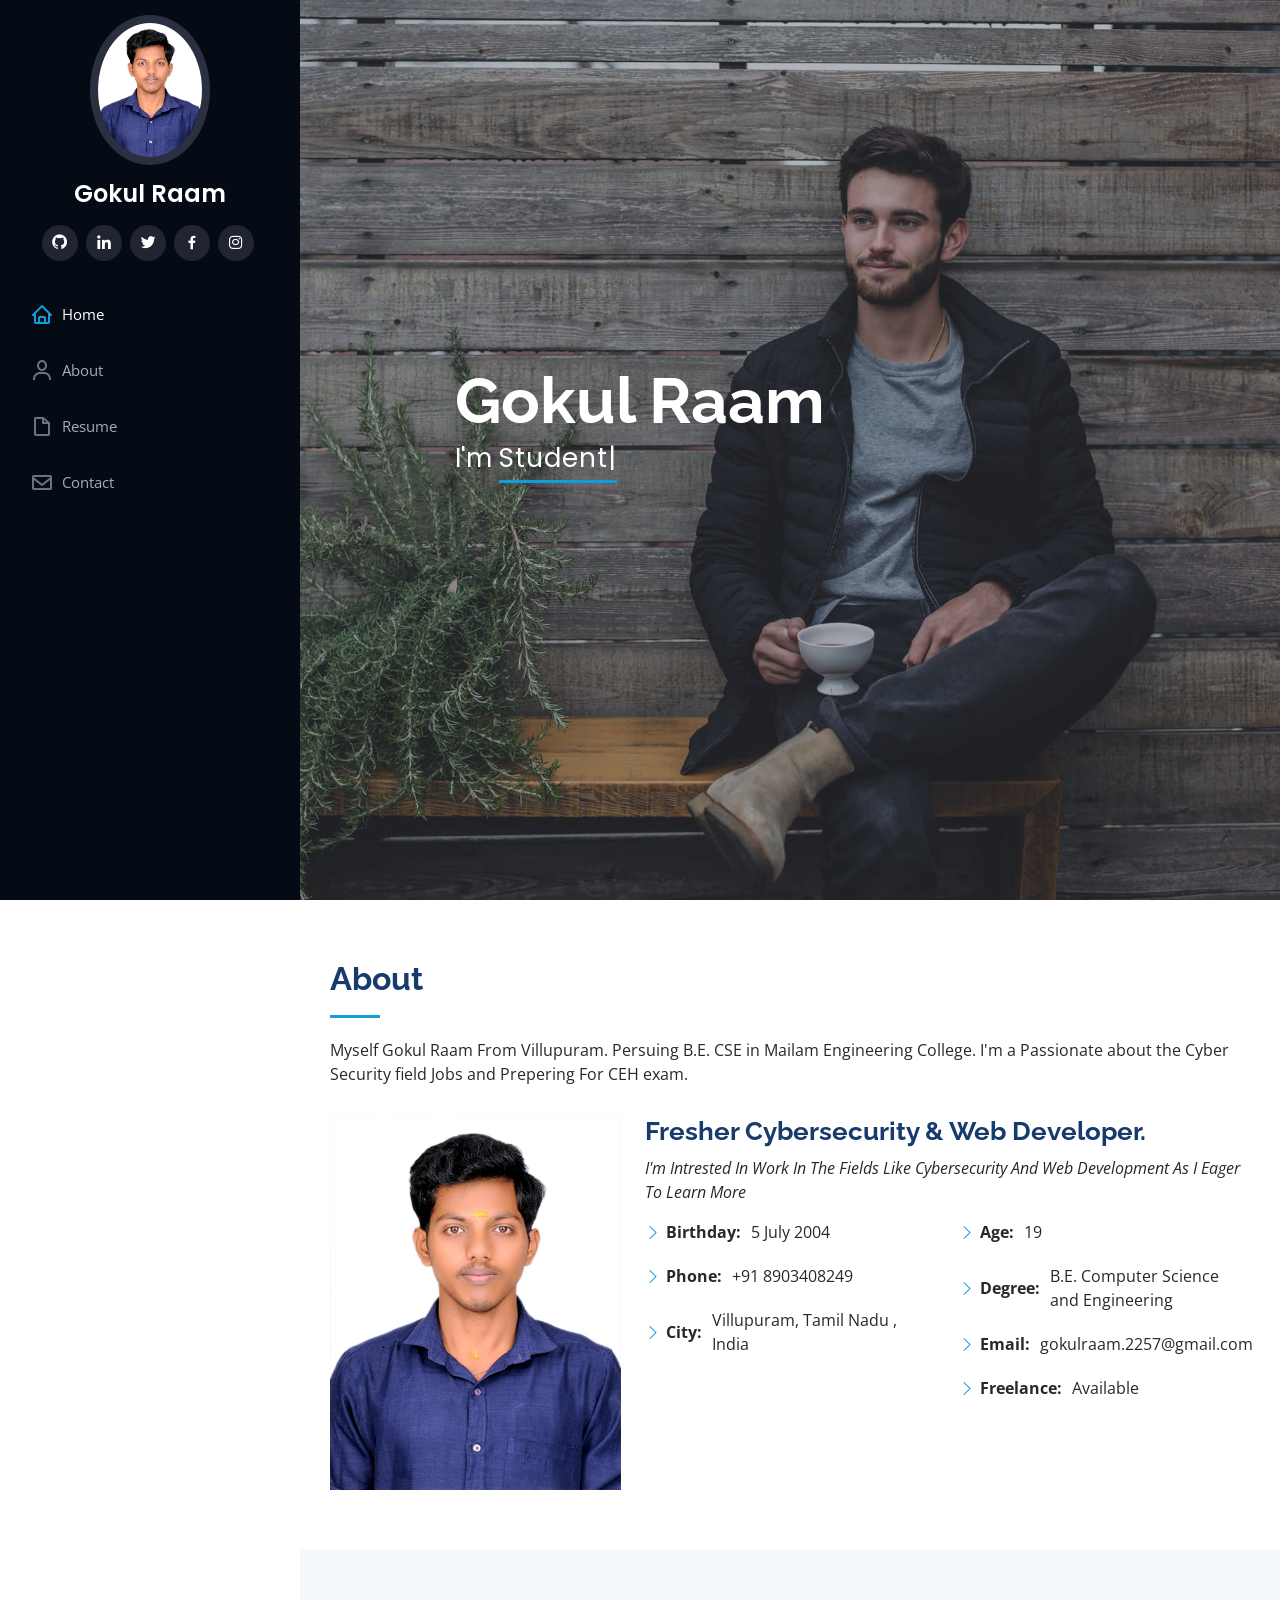
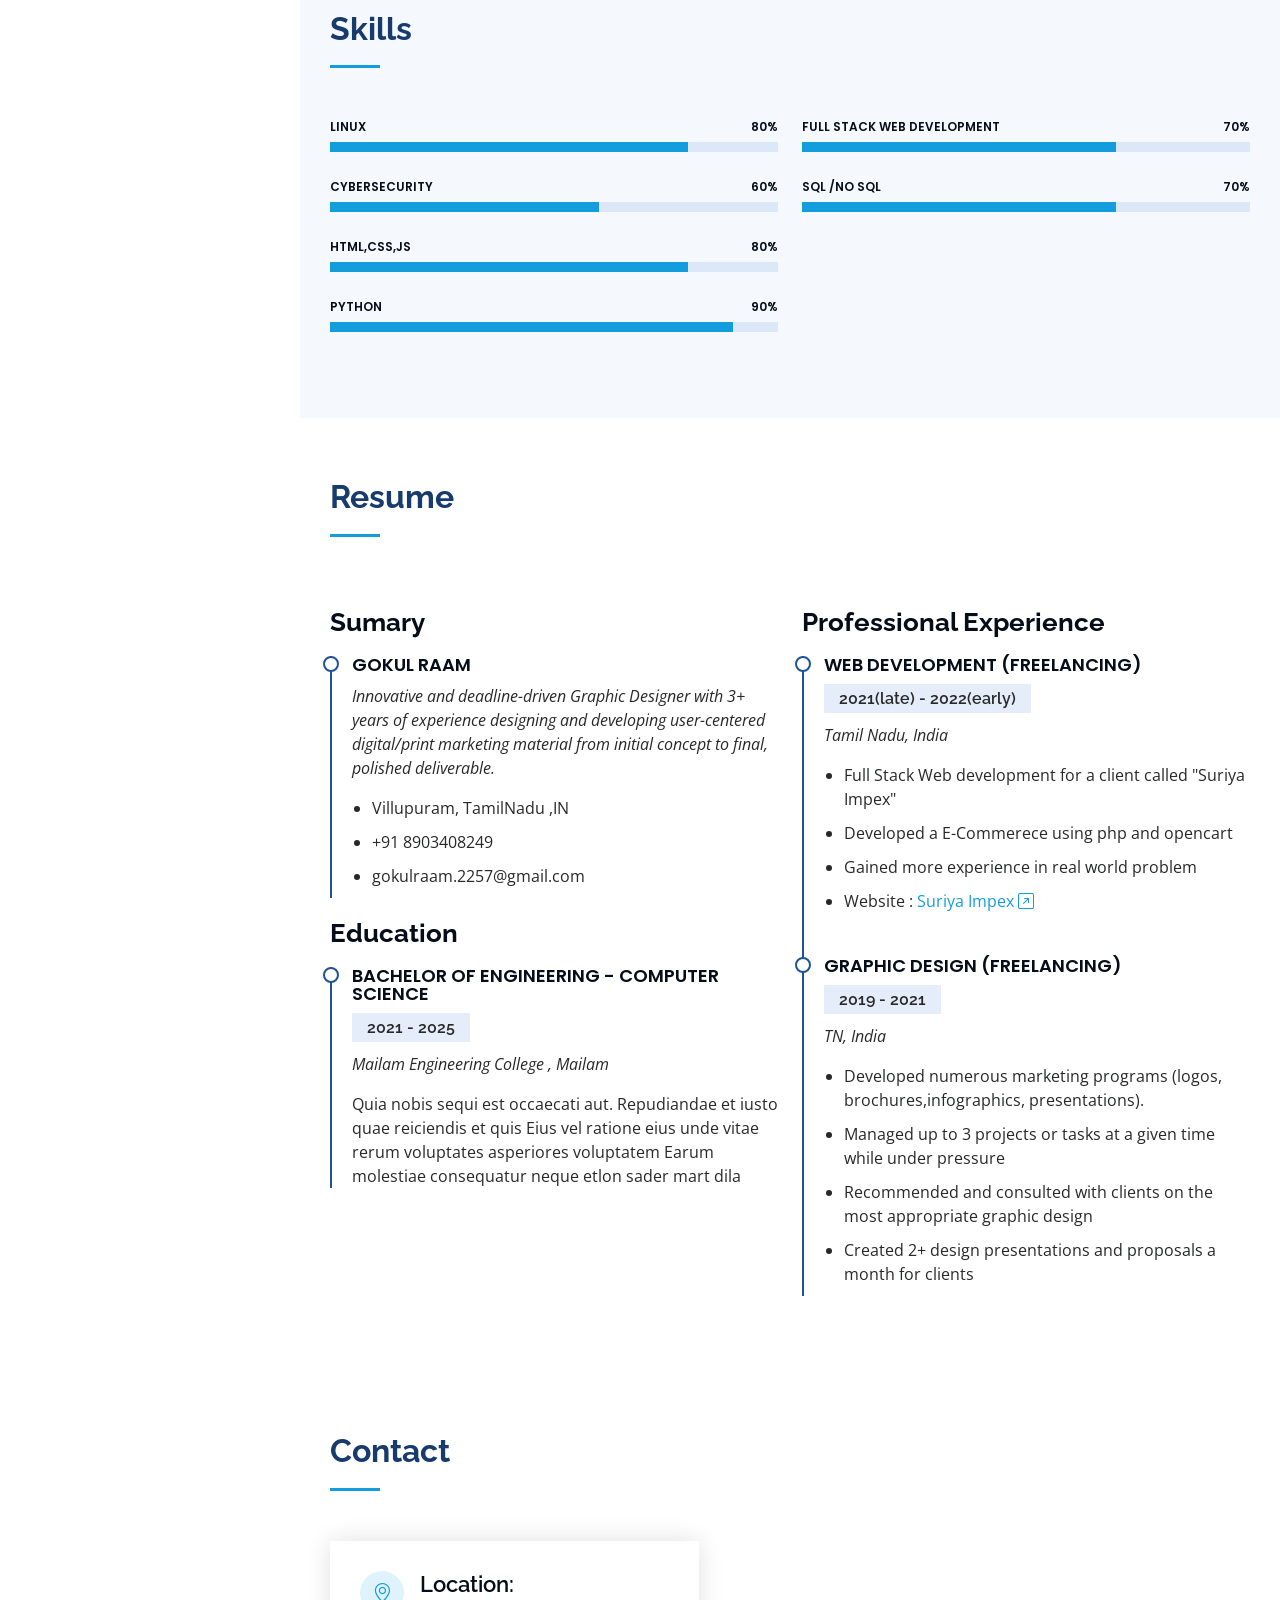
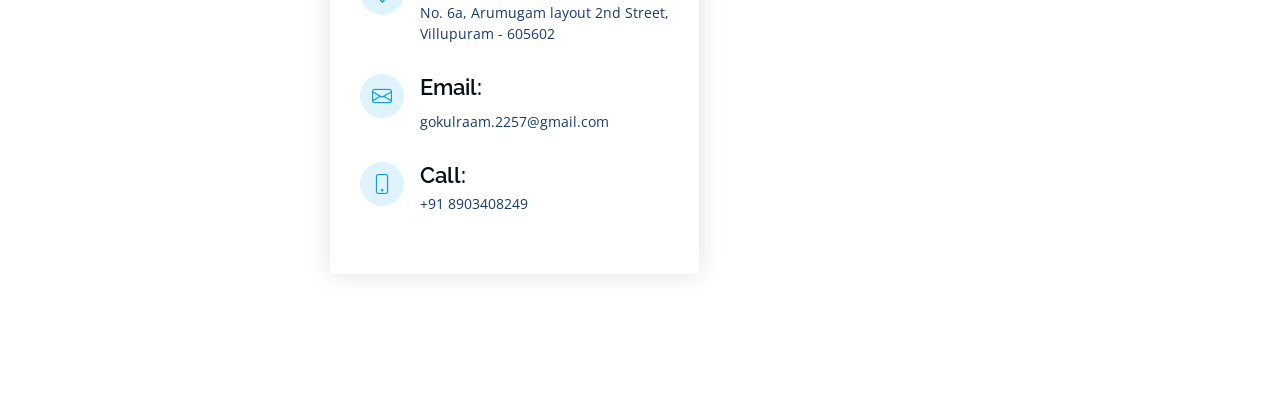
<file: index.html>
<!DOCTYPE html>
<html lang="en">

<head>
  <meta charset="utf-8">
  <meta content="width=device-width, initial-scale=1.0" name="viewport">

  <title>Portfolio</title>
  <meta content="" name="description">
  <meta content="" name="keywords">


  <link href="assets/img/favicon.png" rel="icon">
  <link href="assets/img/apple-touch-icon.png" rel="apple-touch-icon">

  <link href="https://fonts.googleapis.com/css?family=Open+Sans:300,300i,400,400i,600,600i,700,700i|Raleway:300,300i,400,400i,500,500i,600,600i,700,700i|Poppins:300,300i,400,400i,500,500i,600,600i,700,700i" rel="stylesheet">

  <link href="assets/vendor/aos/aos.css" rel="stylesheet">
  <link href="assets/vendor/bootstrap/css/bootstrap.min.css" rel="stylesheet">
  <link href="assets/vendor/bootstrap-icons/bootstrap-icons.css" rel="stylesheet">
  <link href="assets/vendor/boxicons/css/boxicons.min.css" rel="stylesheet">
  <link href="assets/vendor/glightbox/css/glightbox.min.css" rel="stylesheet">
  <link href="assets/vendor/swiper/swiper-bundle.min.css" rel="stylesheet">

 
  <link href="assets/css/style.css" rel="stylesheet">


</head>

<body>


  <i class="bi bi-list mobile-nav-toggle d-xl-none"></i>


  <header id="header">
    <div class="d-flex flex-column">

      <div class="profile">
        <img src="assets/img/profile-img.jpg" alt="" class="img-fluid rounded-circle">
        <h1 class="text-light"><a href="index.html">Gokul Raam</a></h1>
        <div class="social-links mt-3 text-center">
          <a href="https://github.com/Gokulraam2257" class="github"><i class="bx bxl-github"></i></a>
          
          <a href="https://www.linkedin.com/in/gokul-raam-a65522243/" class="linkedin"><i class="bx bxl-linkedin"></i></a>
          <a href="https://twitter.com/GokulRaam17_DEV" class="twitter"><i class="bx bxl-twitter"></i></a>
          <a href="https://www.facebook.com/profile.php?id=100082609811396" class="facebook"><i class="bx bxl-facebook"></i></a>
          <a href="https://www.instagram.com/gokulraam.9562" class="instagram"><i class="bx bxl-instagram"></i></a>
          
        </div>
      </div>

      <nav id="navbar" class="nav-menu navbar">
        <ul>
          <li><a href="#hero" class="nav-link scrollto active"><i class="bx bx-home"></i> <span>Home</span></a></li>
          <li><a href="#about" class="nav-link scrollto"><i class="bx bx-user"></i> <span>About</span></a></li>
          <li><a href="#resume" class="nav-link scrollto"><i class="bx bx-file-blank"></i> <span>Resume</span></a></li>
          <li><a href="#contact" class="nav-link scrollto"><i class="bx bx-envelope"></i> <span>Contact</span></a></li>
        </ul>
      </nav><!-- .nav-menu -->
    </div>
  </header>
  <section id="hero" class="d-flex flex-column justify-content-center align-items-center">
    <div class="hero-container" data-aos="fade-in">
      <h1>Gokul Raam</h1>
      <p>I'm <span class="typed" data-typed-items="Student, Developer, Freelancer, Fresher Cybersecurity"></span></p>
    </div>
  </section><!-- End Hero -->

  <main id="main">

    <!-- ======= About Section ======= -->
    <section id="about" class="about">
      <div class="container">

        <div class="section-title">
          <h2>About</h2>
          <p>Myself Gokul Raam From Villupuram. Persuing B.E. CSE in Mailam Engineering College. I'm a Passionate about the Cyber Security field Jobs and Prepering For CEH exam. </p>
        </div>

        <div class="row">
          <div class="col-lg-4" data-aos="fade-right">
            <img src="assets/img/profile-img.jpg" class="img-fluid" alt="">
          </div>
          <div class="col-lg-8 pt-4 pt-lg-0 content" data-aos="fade-left">
            <h3>Fresher Cybersecurity  &amp; Web Developer.</h3>
            <p class="fst-italic">
              I'm Intrested In Work In The Fields Like Cybersecurity And Web Development As I Eager To Learn More
            </p>
            <div class="row">
              <div class="col-lg-6">
                <ul>
                  <li><i class="bi bi-chevron-right"></i> <strong>Birthday:</strong> <span>5 July 2004</span></li>
                  <!--<li><i class="bi bi-chevron-right"></i> <strong>Website:</strong> <span>www.example.com</span></li> -->
                  <li><i class="bi bi-chevron-right"></i> <strong>Phone:</strong> <span>+91 8903408249</span></li>
                  <li><i class="bi bi-chevron-right"></i> <strong>City:</strong> <span>Villupuram, Tamil Nadu , India</span></li>
                </ul>
              </div>
              <div class="col-lg-6">
                <ul>
                  <li><i class="bi bi-chevron-right"></i> <strong>Age:</strong> <span>19</span></li>
                  <li><i class="bi bi-chevron-right"></i> <strong>Degree:</strong> <span>B.E. Computer Science and Engineering</span></li>
                  <li><i class="bi bi-chevron-right"></i> <strong>Email:</strong> <span>gokulraam.2257@gmail.com</span></li>
                  <li><i class="bi bi-chevron-right"></i> <strong>Freelance:</strong> <span>Available</span></li>
                </ul>
              </div>
            </div>
            <p>
              
            </p>
          </div>
        </div>

      </div>
    </section><!-- End About Section -->



    <!-- ======= Skills Section ======= -->
    <section id="skills" class="skills section-bg">
      <div class="container">

        <div class="section-title">
          <h2>Skills</h2>
          
        </div>

        <div class="row skills-content">

          <div class="col-lg-6" data-aos="fade-up">
             <div class="progress">
              <span class="skill">Linux<i class="val">80%</i></span>
              <div class="progress-bar-wrap">
                <div class="progress-bar" role="progressbar" aria-valuenow="80" aria-valuemin="0" aria-valuemax="100"></div>
              </div>
            </div>

           <div class="progress">
              <span class="skill">CyberSecurity <i class="val">60%</i></span>
              <div class="progress-bar-wrap">
                <div class="progress-bar" role="progressbar" aria-valuenow="60" aria-valuemin="0" aria-valuemax="100"></div>
              </div>
        
            </div>


            <div class="progress">
              <span class="skill">HTML,CSS,JS <i class="val">80%</i></span>
              <div class="progress-bar-wrap">
                <div class="progress-bar" role="progressbar" aria-valuenow="80" aria-valuemin="0" aria-valuemax="100"></div>
              </div>
            </div>

            <div class="progress">
              <span class="skill">PYTHON <i class="val">90%</i></span>
              <div class="progress-bar-wrap">
                <div class="progress-bar" role="progressbar" aria-valuenow="90" aria-valuemin="0" aria-valuemax="100"></div>
              </div>
            </div>

            

          </div>

          <div class="col-lg-6" data-aos="fade-up" data-aos-delay="100">

           
            <div class="progress">
              <span class="skill">Full Stack Web Development<i class="val">70%</i></span>
              <div class="progress-bar-wrap">
                <div class="progress-bar" role="progressbar" aria-valuenow="70" aria-valuemin="0" aria-valuemax="100"></div>
              </div>
            </div>

            <div class="progress">
              <span class="skill">SQL /No SQL <i class="val">70%</i></span>
              <div class="progress-bar-wrap">
                <div class="progress-bar" role="progressbar" aria-valuenow="70" aria-valuemin="0" aria-valuemax="100"></div>
              </div>
            </div>

          </div>

        </div>

      </div>
    </section><!-- End Skills Section -->

    <!-- ======= Resume Section ======= -->
    <section id="resume" class="resume">
      <div class="container">

        <div class="section-title">
          <h2>Resume</h2>
          
        </div>

        <div class="row">
          <div class="col-lg-6" data-aos="fade-up">
            <h3 class="resume-title">Sumary</h3>
            <div class="resume-item pb-0">
              <h4>Gokul Raam</h4>
              <p><em>Innovative and deadline-driven Graphic Designer with 3+ years of experience designing and developing user-centered digital/print marketing material from initial concept to final, polished deliverable.</em></p>
              <ul>
                <li>Villupuram, TamilNadu ,IN</li>
                <li>+91 8903408249</li>
                <li>gokulraam.2257@gmail.com</li>
              </ul>
            </div>

            <h3 class="resume-title">Education</h3>
          
            <div class="resume-item">
              <h4>Bachelor of Engineering - Computer Science</h4>
              <h5>2021 - 2025</h5>
              <p><em>Mailam Engineering College , Mailam</em></p>
              <p>Quia nobis sequi est occaecati aut. Repudiandae et iusto quae reiciendis et quis Eius vel ratione eius unde vitae rerum voluptates asperiores voluptatem Earum molestiae consequatur neque etlon sader mart dila</p>
            </div>
          </div>
          <div class="col-lg-6" data-aos="fade-up" data-aos-delay="100">
            <h3 class="resume-title">Professional Experience</h3>
            <div class="resume-item">
              <h4>Web Development (Freelancing) </h4>
              <h5>2021(late) - 2022(early)</h5>
              <p><em>Tamil Nadu, India</em></p>
              <ul>
                <li>Full Stack Web development for a client called "Suriya Impex" </li>
                <li>Developed a E-Commerece using php and opencart </li>
                <li>Gained more experience in real world problem</li>
                <li>Website : <a href="http://suriyaimpex.com">Suriya Impex <i class="bi bi-arrow-up-right-square"></i></a></li>
              </ul>
            </div>
            <div class="resume-item">
              <h4>Graphic design (Freelancing)</h4>
              <h5>2019 - 2021</h5>
              <p><em>TN, India</em></p>
              <ul>
                <li>Developed numerous marketing programs (logos, brochures,infographics, presentations).</li>
                <li>Managed up to 3 projects or tasks at a given time while under pressure</li>
                <li>Recommended and consulted with clients on the most appropriate graphic design</li>
                <li>Created 2+ design presentations and proposals a month for clients </li>
              </ul>
            </div>
          </div>
        </div>

      </div>
    </section><!-- End Resume Section -->

    <!-- ======= Contact Section ======= -->
    <section id="contact" class="contact">
      <div class="container">

        <div class="section-title">
          <h2>Contact</h2>
         
        </div>

        <div class="row" data-aos="fade-in">

          <div class="col-lg-5 d-flex align-items-stretch">
            <div class="info">
              <div class="address">
                <i class="bi bi-geo-alt"></i>
                <h4>Location:</h4>
                <p>No. 6a, Arumugam layout 2nd Street,<br>Villupuram - 605602</p>
              </div>

              <div class="email">
                <i class="bi bi-envelope"></i>
                <h4>Email:</h4>
                <p>gokulraam.2257@gmail.com</p>
              </div>

              <div class="phone">
                <i class="bi bi-phone"></i>
                <h4>Call:</h4>
                <p>+91 8903408249</p>
              </div>

             </div>

          </div>

          

        </div>

      </div>
    </section><!-- End Contact Section -->

  </main><!-- End #main -->


  <a href="#" class="back-to-top d-flex align-items-center justify-content-center"><i class="bi bi-arrow-up-short"></i></a>

  <!-- Vendor JS Files -->
  <script src="assets/vendor/purecounter/purecounter_vanilla.js"></script>
  <script src="assets/vendor/aos/aos.js"></script>
  <script src="assets/vendor/bootstrap/js/bootstrap.bundle.min.js"></script>
  <script src="assets/vendor/glightbox/js/glightbox.min.js"></script>
  <script src="assets/vendor/isotope-layout/isotope.pkgd.min.js"></script>
  <script src="assets/vendor/swiper/swiper-bundle.min.js"></script>
  <script src="assets/vendor/typed.js/typed.umd.js"></script>
  <script src="assets/vendor/waypoints/noframework.waypoints.js"></script>
  <script src="assets/vendor/php-email-form/validate.js"></script>

  <!-- Template Main JS File -->
  <script src="assets/js/main.js"></script>

</body>

</html>
</file>
<file: assets/css/style.css>
body {
  font-family: "Open Sans", sans-serif;
  color: #272829;
}

a {
  color: #149ddd;
  text-decoration: none;
}

a:hover {
  color: #37b3ed;
  text-decoration: none;
}

h1,
h2,
h3,
h4,
h5,
h6 {
  font-family: "Raleway", sans-serif;
}

.back-to-top {
  position: fixed;
  visibility: hidden;
  opacity: 0;
  right: 15px;
  bottom: 15px;
  z-index: 996;
  background: #149ddd;
  width: 40px;
  height: 40px;
  border-radius: 50px;
  transition: all 0.4s;
}

.back-to-top i {
  font-size: 28px;
  color: #fff;
  line-height: 0;
}

.back-to-top:hover {
  background: #2eafec;
  color: #fff;
}

.back-to-top.active {
  visibility: visible;
  opacity: 1;
}


#header {
  position: fixed;
  top: 0;
  left: 0;
  bottom: 0;
  width: 300px;
  transition: all ease-in-out 0.5s;
  z-index: 9997;
  transition: all 0.5s;
  padding: 0 15px;
  background: #040b14;
  overflow-y: auto;
}

#header .profile img {
  margin: 15px auto;
  display: block;
  width: 120px;
  border: 8px solid #2c2f3f;
}

#header .profile h1 {
  font-size: 24px;
  margin: 0;
  padding: 0;
  font-weight: 600;
  -moz-text-align-last: center;
  text-align-last: center;
  font-family: "Poppins", sans-serif;
}

#header .profile h1 a,
#header .profile h1 a:hover {
  color: #fff;
  text-decoration: none;
}

#header .profile .social-links a {
  font-size: 18px;
  display: inline-block;
  background: #212431;
  color: #fff;
  line-height: 1;
  padding: 8px 0;
  margin-right: 4px;
  border-radius: 50%;
  text-align: center;
  width: 36px;
  height: 36px;
  transition: 0.3s;
}

#header .profile .social-links a:hover {
  background: #149ddd;
  color: #fff;
  text-decoration: none;
}

#main {
  margin-left: 300px;
}

.container,
.container-fluid {
  padding-left: 30px;
  padding-right: 30px;
}

@media (max-width: 1199px) {
  #header {
    left: -300px;
  }

  #main {
    margin-left: 0;
  }

  .container,
  .container-fluid {
    padding-left: 12px;
    padding-right: 12px;
  }
}


.nav-menu {
  padding: 30px 0 0 0;
}

.nav-menu * {
  margin: 0;
  padding: 0;
  list-style: none;
}

.nav-menu>ul>li {
  position: relative;
  white-space: nowrap;
}

.nav-menu a,
.nav-menu a:focus {
  display: flex;
  align-items: center;
  color: #a8a9b4;
  padding: 12px 15px;
  margin-bottom: 8px;
  transition: 0.3s;
  font-size: 15px;
}

.nav-menu a i,
.nav-menu a:focus i {
  font-size: 24px;
  padding-right: 8px;
  color: #6f7180;
}

.nav-menu a:hover,
.nav-menu .active,
.nav-menu .active:focus,
.nav-menu li:hover>a {
  text-decoration: none;
  color: #fff;
}

.nav-menu a:hover i,
.nav-menu .active i,
.nav-menu .active:focus i,
.nav-menu li:hover>a i {
  color: #149ddd;
}

/* Mobile Navigation */
.mobile-nav-toggle {
  position: fixed;
  right: 15px;
  top: 15px;
  z-index: 9998;
  border: 0;
  font-size: 24px;
  transition: all 0.4s;
  outline: none !important;
  background-color: #149ddd;
  color: #fff;
  width: 40px;
  height: 40px;
  display: inline-flex;
  align-items: center;
  justify-content: center;
  line-height: 0;
  border-radius: 50px;
  cursor: pointer;
}

.mobile-nav-active {
  overflow: hidden;
}

.mobile-nav-active #header {
  left: 0;
}

#hero {
  width: 100%;
  height: 100vh;
  background: url("../img/hero-bg.jpg") top center;
  background-size: cover;
}

#hero:before {
  content: "";
  background: rgba(5, 13, 24, 0.3);
  position: absolute;
  bottom: 0;
  top: 0;
  left: 0;
  right: 0;
  z-index: 1;
}

#hero .hero-container {
  position: relative;
  z-index: 2;
  min-width: 300px;
}

#hero h1 {
  margin: 0 0 10px 0;
  font-size: 64px;
  font-weight: 700;
  line-height: 56px;
  color: #fff;
}

#hero p {
  color: #fff;
  margin-bottom: 50px;
  font-size: 26px;
  font-family: "Poppins", sans-serif;
}

#hero p span {
  color: #fff;
  padding-bottom: 4px;
  letter-spacing: 1px;
  border-bottom: 3px solid #149ddd;
}

@media (min-width: 1024px) {
  #hero {
    background-attachment: fixed;
  }
}

@media (max-width: 768px) {
  #hero h1 {
    font-size: 28px;
    line-height: 36px;
  }

  #hero h2 {
    font-size: 18px;
    line-height: 24px;
    margin-bottom: 30px;
  }
}

section {
  padding: 60px 0;
  overflow: hidden;
}

.section-bg {
  background: #f5f8fd;
}

.section-title {
  padding-bottom: 30px;
}

.section-title h2 {
  font-size: 32px;
  font-weight: bold;
  margin-bottom: 20px;
  padding-bottom: 20px;
  position: relative;
  color: #173b6c;
}

.section-title h2::after {
  content: "";
  position: absolute;
  display: block;
  width: 50px;
  height: 3px;
  background: #149ddd;
  bottom: 0;
  left: 0;
}

.section-title p {
  margin-bottom: 0;
}

.about .content h3 {
  font-weight: 700;
  font-size: 26px;
  color: #173b6c;
}

.about .content ul {
  list-style: none;
  padding: 0;
}

.about .content ul li {
  margin-bottom: 20px;
  display: flex;
  align-items: center;
}

.about .content ul strong {
  margin-right: 10px;
}

.about .content ul i {
  font-size: 16px;
  margin-right: 5px;
  color: #149ddd;
  line-height: 0;
}

.about .content p:last-child {
  margin-bottom: 0;
}

/*--------------------------------------------------------------
# Akills
--------------------------------------------------------------*/
.skills .progress {
  height: 60px;
  display: block;
  background: none;
  border-radius: 0;
}

.skills .progress .skill {
  padding: 0;
  margin: 0 0 6px 0;
  text-transform: uppercase;
  display: block;
  font-weight: 600;
  font-family: "Poppins", sans-serif;
  color: #050d18;
}

.skills .progress .skill .val {
  float: right;
  font-style: normal;
}

.skills .progress-bar-wrap {
  background: #dce8f8;
  height: 10px;
}

.skills .progress-bar {
  width: 1px;
  height: 10px;
  transition: 0.9s;
  background-color: #149ddd;
}

/*--------------------------------------------------------------
# Resume
--------------------------------------------------------------*/
.resume .resume-title {
  font-size: 26px;
  font-weight: 700;
  margin-top: 20px;
  margin-bottom: 20px;
  color: #050d18;
}

.resume .resume-item {
  padding: 0 0 20px 20px;
  margin-top: -2px;
  border-left: 2px solid #1f5297;
  position: relative;
}

.resume .resume-item h4 {
  line-height: 18px;
  font-size: 18px;
  font-weight: 600;
  text-transform: uppercase;
  font-family: "Poppins", sans-serif;
  color: #050d18;
  margin-bottom: 10px;
}

.resume .resume-item h5 {
  font-size: 16px;
  background: #e4edf9;
  padding: 5px 15px;
  display: inline-block;
  font-weight: 600;
  margin-bottom: 10px;
}

.resume .resume-item ul {
  padding-left: 20px;
}

.resume .resume-item ul li {
  padding-bottom: 10px;
}

.resume .resume-item:last-child {
  padding-bottom: 0;
}

.resume .resume-item::before {
  content: "";
  position: absolute;
  width: 16px;
  height: 16px;
  border-radius: 50px;
  left: -9px;
  top: 0;
  background: #fff;
  border: 2px solid #1f5297;
}


/*--------------------------------------------------------------
# Contact
--------------------------------------------------------------*/
.contact {
  padding-bottom: 130px;
}

.contact .info {
  padding: 30px;
  background: #fff;
  width: 100%;
  box-shadow: 0 0 24px 0 rgba(0, 0, 0, 0.12);
}

.contact .info i {
  font-size: 20px;
  color: #149ddd;
  float: left;
  width: 44px;
  height: 44px;
  background: #dff3fc;
  display: flex;
  justify-content: center;
  align-items: center;
  border-radius: 50px;
  transition: all 0.3s ease-in-out;
}

.contact .info h4 {
  padding: 0 0 0 60px;
  font-size: 22px;
  font-weight: 600;
  margin-bottom: 5px;
  color: #050d18;
}

.contact .info p {
  padding: 0 0 10px 60px;
  margin-bottom: 20px;
  font-size: 14px;
  color: #173b6c;
}

.contact .info .email p {
  padding-top: 5px;
}

.contact .info .social-links {
  padding-left: 60px;
}

.contact .info .social-links a {
  font-size: 18px;
  display: inline-block;
  background: #333;
  color: #fff;
  line-height: 1;
  padding: 8px 0;
  border-radius: 50%;
  text-align: center;
  width: 36px;
  height: 36px;
  transition: 0.3s;
  margin-right: 10px;
}

.contact .info .social-links a:hover {
  background: #149ddd;
  color: #fff;
}

.contact .info .email:hover i,
.contact .info .address:hover i,
.contact .info .phone:hover i {
  background: #149ddd;
  color: #fff;
}

.contact .php-email-form {
  width: 100%;
  padding: 30px;
  background: #fff;
  box-shadow: 0 0 24px 0 rgba(0, 0, 0, 0.12);
}

.contact .php-email-form .form-group {
  padding-bottom: 8px;
}

.contact .php-email-form .validate {
  display: none;
  color: red;
  margin: 0 0 15px 0;
  font-weight: 400;
  font-size: 13px;
}

.contact .php-email-form .error-message {
  display: none;
  color: #fff;
  background: #ed3c0d;
  text-align: left;
  padding: 15px;
  font-weight: 600;
}

.contact .php-email-form .error-message br+br {
  margin-top: 25px;
}

.contact .php-email-form .sent-message {
  display: none;
  color: #fff;
  background: #18d26e;
  text-align: center;
  padding: 15px;
  font-weight: 600;
}

.contact .php-email-form .loading {
  display: none;
  background: #fff;
  text-align: center;
  padding: 15px;
}

.contact .php-email-form .loading:before {
  content: "";
  display: inline-block;
  border-radius: 50%;
  width: 24px;
  height: 24px;
  margin: 0 10px -6px 0;
  border: 3px solid #18d26e;
  border-top-color: #eee;
  animation: animate-loading 1s linear infinite;
}

.contact .php-email-form .form-group {
  margin-bottom: 15px;
}

.contact .php-email-form label {
  padding-bottom: 8px;
}

.contact .php-email-form input,
.contact .php-email-form textarea {
  border-radius: 0;
  box-shadow: none;
  font-size: 14px;
}

.contact .php-email-form input {
  height: 44px;
}

.contact .php-email-form textarea {
  padding: 10px 15px;
}

.contact .php-email-form button[type=submit] {
  background: #149ddd;
  border: 0;
  padding: 10px 24px;
  color: #fff;
  transition: 0.4s;
  border-radius: 4px;
}

.contact .php-email-form button[type=submit]:hover {
  background: #37b3ed;
}

@keyframes animate-loading {
  0% {
    transform: rotate(0deg);
  }

  100% {
    transform: rotate(360deg);
  }
}

/*--------------------------------------------------------------
# Breadcrumbs
--------------------------------------------------------------*/
.breadcrumbs {
  padding: 20px 0;
  background: #f9f9f9;
}

.breadcrumbs h2 {
  font-size: 26px;
  font-weight: 300;
}

.breadcrumbs ol {
  display: flex;
  flex-wrap: wrap;
  list-style: none;
  padding: 0;
  margin: 0;
  font-size: 15px;
}

.breadcrumbs ol li+li {
  padding-left: 10px;
}

.breadcrumbs ol li+li::before {
  display: inline-block;
  padding-right: 10px;
  color: #0e2442;
  content: "/";
}

@media (max-width: 768px) {
  .breadcrumbs .d-flex {
    display: block !important;
  }

  .breadcrumbs ol {
    display: block;
  }

  .breadcrumbs ol li {
    display: inline-block;
  }
}

/*--------------------------------------------------------------
# Footer
--------------------------------------------------------------*/
#footer {
  padding: 15px;
  color: #f4f6fd;
  font-size: 14px;
  position: fixed;
  left: 0;
  bottom: 0;
  width: 300px;
  z-index: 9999;
  background: #040b14;
}

#footer .copyright {
  text-align: center;
}

#footer .credits {
  padding-top: 5px;
  text-align: center;
  font-size: 13px;
  color: #eaebf0;
}

@media (max-width: 1199px) {
  #footer {
    position: static;
    width: auto;
    padding-right: 20px 15px;
  }
}
</file>
